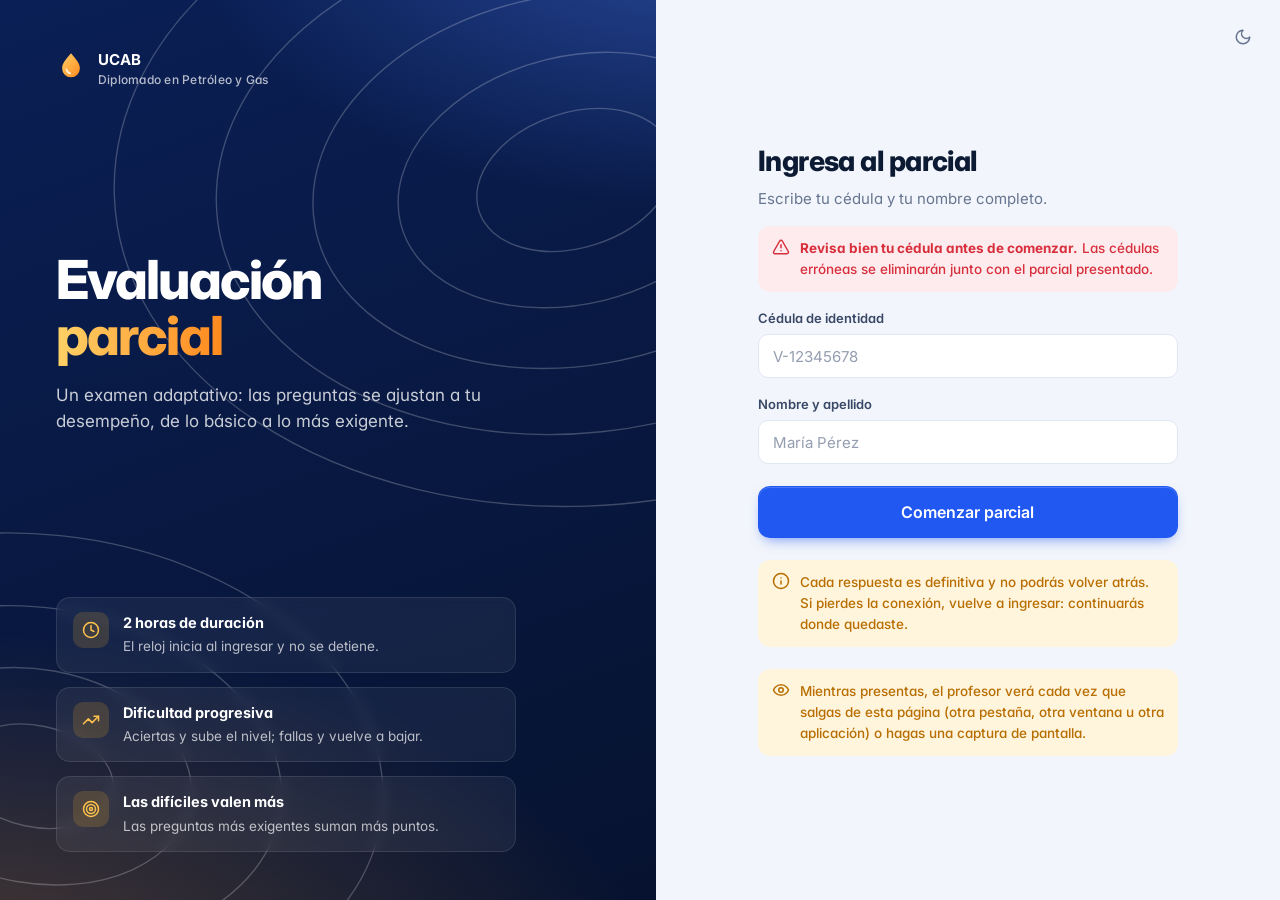
<file: index.html>
<!doctype html>
<html lang="es">
<head>
<meta charset="utf-8">
<meta name="viewport" content="width=device-width, initial-scale=1">
<title>Parcial Petróleo y Gas</title>
<meta name="robots" content="noindex">
<link rel="icon" href="data:image/svg+xml,%3Csvg xmlns='http://www.w3.org/2000/svg' viewBox='0 0 32 32'%3E%3Cpath d='M16 2.5c5.6 6.6 9.5 11.1 9.5 16A9.5 9.5 0 0 1 6.5 18.5c0-4.9 3.9-9.4 9.5-16Z' fill='%23ff9a2e'/%3E%3C/svg%3E">
<link rel="preconnect" href="https://fonts.googleapis.com">
<link rel="preconnect" href="https://fonts.gstatic.com" crossorigin>
<link rel="stylesheet" href="https://fonts.googleapis.com/css2?family=Inter:wght@400;500;600;700;800&display=swap">
<link rel="stylesheet" href="assets/theme.css">
<link rel="stylesheet" href="assets/student.css">
</head>
<body>

<!-- ═════════ Ingreso ═════════ -->
<section id="login" class="auth">
  <aside class="hero">
    <svg class="topo" viewBox="0 0 800 800" preserveAspectRatio="xMidYMid slice" aria-hidden="true">
      <g fill="none" stroke="#fff" stroke-width="1.2">
        <ellipse cx="620" cy="160" rx="90" ry="60" transform="rotate(-18 620 160)"/>
        <ellipse cx="620" cy="160" rx="160" ry="110" transform="rotate(-14 620 160)"/>
        <ellipse cx="620" cy="160" rx="235" ry="165" transform="rotate(-10 620 160)"/>
        <ellipse cx="620" cy="160" rx="320" ry="225" transform="rotate(-6 620 160)"/>
        <ellipse cx="620" cy="160" rx="410" ry="290" transform="rotate(-2 620 160)"/>
        <ellipse cx="140" cy="690" rx="70" ry="45" transform="rotate(12 140 690)"/>
        <ellipse cx="140" cy="690" rx="140" ry="95" transform="rotate(10 140 690)"/>
        <ellipse cx="140" cy="690" rx="220" ry="150" transform="rotate(8 140 690)"/>
        <ellipse cx="140" cy="690" rx="310" ry="215" transform="rotate(6 140 690)"/>
      </g>
    </svg>
    <div class="brand"><span data-logo></span><div>UCAB<small>Diplomado en Petróleo y Gas</small></div></div>
    <div>
      <h1>Evaluación <em>parcial</em></h1>
      <p class="lead">Un examen adaptativo: las preguntas se ajustan a tu desempeño, de lo básico a lo más exigente.</p>
    </div>
    <div class="feats">
      <div class="feat"><div class="ic" data-ic="clock"></div><div><b id="f-dur">2 horas de duración</b><span>El reloj inicia al ingresar y no se detiene.</span></div></div>
      <div class="feat"><div class="ic" data-ic="trend"></div><div><b>Dificultad progresiva</b><span>Aciertas y sube el nivel; fallas y vuelve a bajar.</span></div></div>
      <div class="feat"><div class="ic" data-ic="target"></div><div><b>Las difíciles valen más</b><span>Las preguntas más exigentes suman más puntos.</span></div></div>
    </div>
  </aside>

  <div class="auth-side">
    <button class="theme-btn" data-theme-btn aria-label="Cambiar tema"></button>
    <div class="auth-card">
      <h2>Ingresa al parcial</h2>
      <p class="sub">Escribe tu cédula y tu nombre completo.</p>
      <div class="note bad" role="note"><span data-ic="alert"></span><div><b>Revisa bien tu cédula antes de comenzar.</b> Las cédulas erróneas se eliminarán junto con el parcial presentado.</div></div>
      <form id="f-login" autocomplete="off" novalidate>
        <label class="field"><span>Cédula de identidad</span>
          <input class="input" id="ced" type="text" inputmode="numeric" required placeholder="V-12345678"></label>
        <label class="field"><span>Nombre y apellido</span>
          <input class="input" id="nom" type="text" required maxlength="80" autocomplete="name" autocapitalize="words" placeholder="María Pérez"></label>
        <button id="b-login" class="btn lg" type="submit" style="width:100%;margin-top:22px">Comenzar parcial</button>
        <div id="login-msg" class="msg err hide" role="alert"></div>
      </form>
      <div class="note"><span data-ic="info"></span><div>Cada respuesta es definitiva y no podrás volver atrás. Si pierdes la conexión, vuelve a ingresar: continuarás donde quedaste.</div></div>
      <div class="note"><span data-ic="eye"></span><div>Mientras presentas, el profesor verá cada vez que salgas de esta página (otra pestaña, otra ventana u otra aplicación) o hagas una captura de pantalla.</div></div>
    </div>
  </div>
</section>

<!-- ═════════ Examen ═════════ -->
<section id="exam" class="hide">
  <header class="examtop">
    <div class="in">
      <div class="brand" style="font-size:14px"><span data-logo></span><div>Parcial<small>Petróleo y Gas · UCAB</small></div></div>
      <div class="who"><b id="nombre"></b><span class="muted" id="prog-txt"></span></div>
      <div id="timer" class="timer" role="timer" aria-label="Tiempo restante"><span data-ic="clock"></span><span id="timer-txt">--:--:--</span></div>
    </div>
    <div class="progress" aria-hidden="true"><i id="bar"></i></div>
  </header>

  <main class="qwrap">
    <div id="qbox">
      <div class="qmeta">
        <span class="qnum" id="qnum">Pregunta 1 de 50</span>
        <span class="chip" id="tema"></span>
      </div>
      <h2 class="qtext" id="enun"></h2>
      <div class="opts" id="opts" role="radiogroup" aria-labelledby="enun"></div>
      <div id="exam-msg" class="msg err hide" role="alert"></div>
    </div>
  </main>

  <div class="actionbar">
    <div class="in">
      <span class="hint">Atajos: <kbd>A</kbd>–<kbd>D</kbd> para elegir · <kbd>Enter</kbd> para confirmar</span>
      <button id="b-resp" class="btn lg" disabled>Confirmar respuesta</button>
    </div>
  </div>
</section>

<!-- ═════════ Resultado ═════════ -->
<section id="fin" class="finwrap hide">
  <div class="card fincard">
    <div class="brand" style="justify-content:center"><span data-logo></span></div>
    <div class="done-ic" data-ic="check"></div>
    <h2 style="font-size:24px" id="fin-tit">Parcial entregado</h2>
    <p class="muted" id="fin-sub" style="margin-top:6px"></p>
    <div class="finpts hide" id="fin-pts"><span>Tu puntaje</span><b id="fs-pts">0</b><small>puntos</small></div>
    <div class="finstats">
      <div><b id="fs-resp">0</b><span>preguntas respondidas</span></div>
      <div><b id="fs-hora">—</b><span>hora de entrega</span></div>
    </div>
    <div class="note-fin">Tus respuestas quedaron registradas. La calificación la publicará el profesor.</div>
    <p class="muted" style="font-size:13px;margin-top:18px">Ya puedes cerrar esta página.</p>
  </div>
</section>

<script src="assets/config.js"></script>
<script src="assets/api.js"></script>
<script>
const $ = (id) => document.getElementById(id);
const KEY = "parcial_token";
let token = null, deadline = 0, qActual = null, tick = null, enviando = false, cerrando = false, avisos = {};

document.querySelectorAll("[data-ic]").forEach((el) => { el.innerHTML = icon(el.dataset.ic); });

function show(sec) {
  ["login", "exam", "fin"].forEach((s) => $(s).classList.toggle("hide", s !== sec));
}
function setMsg(el, txt) {
  el.innerHTML = txt ? icon("alert") + `<span>${esc(txt)}</span>` : "";
  el.classList.toggle("hide", !txt);
}
function fmt(s) {
  const h = Math.floor(s / 3600), m = Math.floor((s % 3600) / 60), x = s % 60;
  return [h, m, x].map((n) => String(n).padStart(2, "0")).join(":");
}

function actualizarReloj() {
  const resta = Math.max(0, Math.round((deadline - Date.now()) / 1000));
  $("timer-txt").textContent = fmt(resta);
  $("timer").classList.toggle("warn", resta <= 600 && resta > 120);
  $("timer").classList.toggle("bad", resta <= 120);
  if (resta <= 600 && resta > 590 && !avisos.diez) { avisos.diez = 1; toast("Quedan 10 minutos.", "warn"); }
  if (resta <= 120 && resta > 110 && !avisos.dos) { avisos.dos = 1; toast("Quedan 2 minutos. Al terminar el tiempo el parcial se entrega solo.", "err", 7000); }
  if (resta === 0 && !cerrando) {
    cerrando = true;
    // el servidor es la autoridad: al consultar el estado cierra el examen si ya venció
    rpc("parcial_estado", { p_token: token }).then(render).catch(() => { cerrando = false; });
  }
}
function iniciarReloj(segundos) {
  deadline = Date.now() + segundos * 1000;
  clearInterval(tick);
  actualizarReloj();
  tick = setInterval(actualizarReloj, 1000);
}

function render(r) {
  cerrando = false;
  if (r.nombre) store.set("parcial_nombre", r.nombre);
  $("nombre").textContent = r.nombre || store.get("parcial_nombre") || "";
  if (r.estado === "finalizado") return mostrarFin(r);
  show("exam");
  iniciarReloj(r.restante_seg);
  qActual = r.pregunta;
  $("qnum").textContent = `Pregunta ${r.respondidas + 1} de ${r.total}`;
  $("prog-txt").textContent = `${r.respondidas} de ${r.total} respondidas`;
  $("bar").style.width = (r.respondidas / r.total) * 100 + "%";
  $("tema").textContent = qActual.tema || "General";
  $("enun").textContent = qActual.enunciado;
  const cont = $("opts");
  cont.innerHTML = qActual.opciones.map((txt, i) => `
    <label class="opt"><input type="radio" name="op" value="${i}"><span class="k">${"ABCDE"[i]}</span><span>${esc(txt)}</span></label>`).join("");
  cont.querySelectorAll("input").forEach((inp) => inp.addEventListener("change", seleccion));
  $("b-resp").disabled = true;
  setMsg($("exam-msg"), "");
  const box = $("qbox"); box.classList.remove("fade-in"); void box.offsetWidth; box.classList.add("fade-in");
  window.scrollTo(0, 0);
}
function seleccion() {
  document.querySelectorAll(".opt").forEach((o) => o.classList.toggle("sel", o.querySelector("input").checked));
  $("b-resp").disabled = false;
}

function mostrarFin(r) {
  clearInterval(tick);
  store.del(KEY); // equipo compartido: no dejar la sesión guardada
  const res = r.resultado || {};
  const motivos = {
    completado: "Respondiste todas las preguntas.",
    entregado: "Entregaste el parcial.",
    entregado_por_profesor: "El profesor cerró tu parcial.",
    tiempo_agotado: "Se agotó el tiempo; las preguntas sin responder cuentan como 0.",
  };
  // Se muestran los puntos obtenidos; la nota y el máximo no (el servidor no los envía).
  $("fin-sub").textContent = motivos[res.motivo] || "";
  $("fin-pts").classList.toggle("hide", res.puntos == null);
  $("fs-pts").textContent = res.puntos == null ? "" : String(Number(res.puntos));
  $("fs-resp").textContent = `${r.respondidas} / ${r.total}`;
  $("fs-hora").textContent = res.finalizado_en
    ? new Date(res.finalizado_en).toLocaleTimeString("es-VE", { hour: "2-digit", minute: "2-digit" }) : "—";
  show("fin");
}

$("f-login").addEventListener("submit", async (e) => {
  e.preventDefault();
  setMsg($("login-msg"), "");
  if (!$("ced").value.trim() || $("nom").value.trim().length < 3) return setMsg($("login-msg"), "Escribe tu cédula y tu nombre y apellido.");
  const b = $("b-login");
  b.disabled = true; b.innerHTML = `<span class="spinner"></span> Verificando…`;
  try {
    const r = await rpc("parcial_ingresar", { p_cedula: $("ced").value, p_nombre: $("nom").value });
    if (r.error) throw new Error(r.error);
    token = r.token;
    store.set(KEY, token);
    render(r);
    if (enExamen()) evento("volvio"); // cierra una salida previa (cerró la página y volvió a ingresar)
  } catch (err) {
    setMsg($("login-msg"), err.message);
  } finally {
    b.disabled = false; b.textContent = "Comenzar parcial";
  }
});

async function responder() {
  if (enviando) return;
  const sel = document.querySelector('input[name="op"]:checked');
  if (!sel) return;
  enviando = true;
  const b = $("b-resp");
  b.disabled = true; b.innerHTML = `<span class="spinner"></span> Enviando…`;
  try {
    render(await rpc("parcial_responder", { p_token: token, p_pregunta_id: qActual.id, p_opcion: Number(sel.value) }));
  } catch (err) {
    setMsg($("exam-msg"), err.message);
    b.disabled = false;
  } finally {
    enviando = false;
    b.textContent = "Confirmar respuesta";
  }
}
$("b-resp").addEventListener("click", responder);

// Atajos de teclado durante el examen
document.addEventListener("keydown", (e) => {
  if ($("exam").classList.contains("hide") || e.ctrlKey || e.metaKey || e.altKey) return;
  const i = "ABCDE".indexOf(e.key.toUpperCase());
  const inputs = document.querySelectorAll('input[name="op"]');
  if (i >= 0 && inputs[i]) { inputs[i].checked = true; inputs[i].focus(); seleccion(); e.preventDefault(); }
  else if (e.key === "Enter" && !$("b-resp").disabled) { e.preventDefault(); responder(); }
});

window.addEventListener("beforeunload", (e) => {
  if (!$("exam").classList.contains("hide")) { e.preventDefault(); e.returnValue = ""; }
});

// ── Control de salidas: avisa al profesor si deja la página del parcial ──
// Cambiar de pestaña o minimizar se registra al instante; pasar a otra ventana
// (la página sigue visible pero sin foco) solo si dura más de 2 s, para no
// contar avisos del sistema u otros instantes sin importancia.
let fuera = false, tSalida = null;
const enExamen = () => token && !$("exam").classList.contains("hide");
function evento(tipo, motivo) {
  const { SUPABASE_URL, SUPABASE_KEY } = window.PARCIAL_CONFIG;
  // keepalive: el aviso sale aunque la pestaña se esté ocultando o cerrando
  fetch(`${SUPABASE_URL}/rest/v1/rpc/parcial_evento`, {
    method: "POST", keepalive: true,
    headers: { apikey: SUPABASE_KEY, "Content-Type": "application/json" },
    body: JSON.stringify({ p_token: token, p_tipo: tipo, p_motivo: motivo || null }),
  }).catch(() => {});
}
function salir(motivo) {
  if (!enExamen() || fuera) return;
  fuera = true; evento("salio", motivo);
}
function volver() {
  clearTimeout(tSalida);
  if (!fuera || document.hidden || !document.hasFocus()) return;
  fuera = false; evento("volvio");
  toast("Saliste de la página del parcial. Quedó registrado para el profesor.", "warn", 6000);
}
document.addEventListener("visibilitychange", () => { if (document.hidden) { clearTimeout(tSalida); salir("pestana"); } else volver(); });
// Una pérdida de foco de menos de 2 s, sin ocultar la página, se registra aparte
// como posible captura: es lo que ocurre al abrir Recortes (Win + Shift + S).
// No se avisa al estudiante porque también puede ser un Alt+Tab o una ventana emergente.
let perdioFoco = 0;
window.addEventListener("blur", () => {
  clearTimeout(tSalida);
  perdioFoco = enExamen() ? Date.now() : 0;
  if (enExamen()) tSalida = setTimeout(() => { if (!document.hasFocus()) salir("ventana"); }, 2000);
});
window.addEventListener("focus", () => {
  const ms = perdioFoco ? Date.now() - perdioFoco : 0;
  perdioFoco = 0;
  if (enExamen() && !fuera && !document.hidden && ms >= 150 && ms < 2000) evento("foco");
  volver();
});
window.addEventListener("pagehide", () => salir("cerro"));
// Copiar, cortar, arrastrar texto y el clic derecho quedan bloqueados durante el
// examen. El intento de copiar se sigue registrando para el profesor.
let avisoCopia = 0;
function bloquear(e, registrar) {
  if (!enExamen()) return;
  e.preventDefault();
  if (registrar) evento("copio");
  if (Date.now() - avisoCopia > 4000) { avisoCopia = Date.now(); toast("Copiar está deshabilitado durante el parcial.", "warn"); }
}
document.addEventListener("copy", (e) => bloquear(e, true));
document.addEventListener("cut", (e) => bloquear(e, true));
document.addEventListener("contextmenu", (e) => bloquear(e, false));
document.addEventListener("dragstart", (e) => bloquear(e, false));

// Tecla Impr Pant (Windows): se registra y se vacía el portapapeles para que la
// captura no se pueda pegar. Windows suele entregar solo keyup; algunos
// navegadores también keydown, por eso se ignora un segundo aviso inmediato.
let ultCaptura = 0;
function captura(e) {
  if (!enExamen() || (e.key !== "PrintScreen" && e.code !== "PrintScreen")) return;
  if (Date.now() - ultCaptura < 1000) return;
  ultCaptura = Date.now();
  evento("captura");
  if (navigator.clipboard) navigator.clipboard.writeText("").catch(() => {});
  toast("Las capturas de pantalla no están permitidas. Quedó registrado para el profesor.", "err", 6000);
}
document.addEventListener("keyup", captura);
document.addEventListener("keydown", captura);

// Retomar sesión tras recargar la página
(async function () {
  const guardado = store.get(KEY);
  if (!guardado) return;
  try {
    token = guardado;
    render(await rpc("parcial_estado", { p_token: token }));
    if (enExamen()) evento("volvio");
  } catch (e) {
    store.del(KEY); token = null; show("login");
  }
})();
</script>
</body>
</html>
</file>
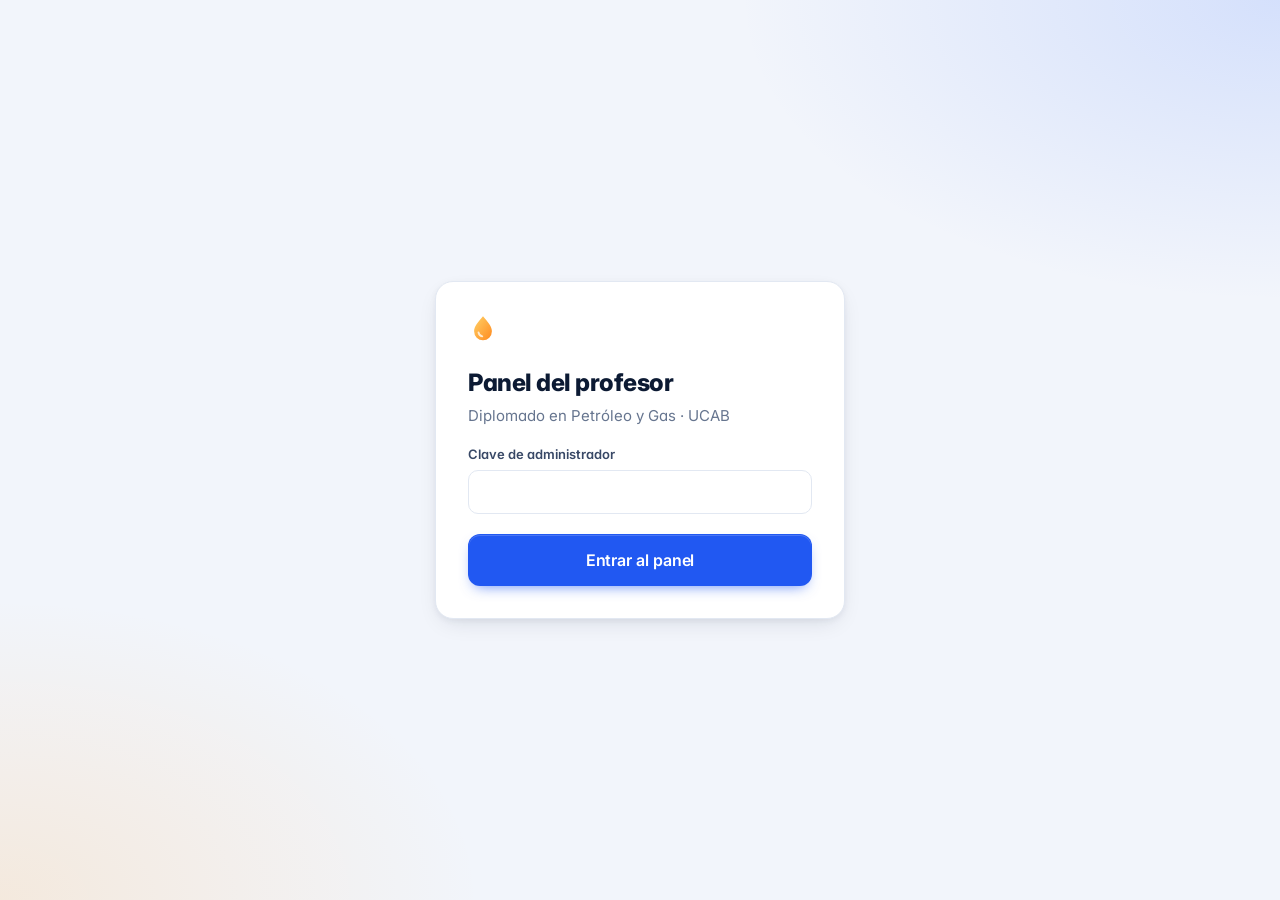
<file: admin.html>
<!doctype html>
<html lang="es">
<head>
<meta charset="utf-8">
<meta name="viewport" content="width=device-width, initial-scale=1">
<title>Panel del Profesor</title>
<meta name="robots" content="noindex">
<link rel="icon" href="data:image/svg+xml,%3Csvg xmlns='http://www.w3.org/2000/svg' viewBox='0 0 32 32'%3E%3Cpath d='M16 2.5c5.6 6.6 9.5 11.1 9.5 16A9.5 9.5 0 0 1 6.5 18.5c0-4.9 3.9-9.4 9.5-16Z' fill='%23ff9a2e'/%3E%3C/svg%3E">
<link rel="preconnect" href="https://fonts.googleapis.com">
<link rel="preconnect" href="https://fonts.gstatic.com" crossorigin>
<link rel="stylesheet" href="https://fonts.googleapis.com/css2?family=Inter:wght@400;500;600;700;800&display=swap">
<link rel="stylesheet" href="assets/theme.css">
<link rel="stylesheet" href="assets/admin.css">
</head>
<body>

<!-- Ingreso del profesor -->
<section id="login" class="adm-login">
  <div class="card">
    <span data-logo></span>
    <h2>Panel del profesor</h2>
    <p class="muted" style="margin-top:6px">Diplomado en Petróleo y Gas · UCAB</p>
    <form id="f-login">
      <label class="field"><span>Clave de administrador</span>
        <input class="input" id="clave" type="password" required autocomplete="current-password"></label>
      <button type="submit" id="b-login" class="btn lg" style="width:100%;margin-top:20px">Entrar al panel</button>
      <div id="login-msg" class="msg err hide" role="alert"></div>
    </form>
  </div>
</section>

<!-- Aplicación -->
<div id="app" class="app hide">
  <aside class="side" id="side">
    <div class="brand"><span data-logo></span><div>Parcial UCAB<small>Petróleo y Gas</small></div></div>
    <div class="nav-label">General</div>
    <nav class="nav" id="nav">
      <a href="#resumen" data-v="resumen"><span data-ic="dashboard"></span>Panel de control</a>
      <a href="#estudiantes" data-v="estudiantes"><span data-ic="users"></span>Estudiantes<span class="count hide" id="nav-curso"></span></a>
      <a href="#analisis" data-v="analisis"><span data-ic="chart"></span>Análisis de resultados</a>
      <a href="#banco" data-v="banco"><span data-ic="book"></span>Banco de preguntas</a>
      <a href="#archivo" data-v="archivo"><span data-ic="archive"></span>Parcial anterior</a>
    </nav>
    <div class="nav-label">Configuración</div>
    <nav class="nav">
      <a href="#ajustes" data-v="ajustes"><span data-ic="settings"></span>Ajustes</a>
    </nav>
    <div class="foot nav">
      <a href="index.html" target="_blank" rel="noopener"><span data-ic="eye"></span>Ver página del estudiante</a>
      <button class="theme-btn" id="b-tema"></button>
      <button class="logout" id="b-salir"><span data-ic="logout"></span>Cerrar sesión</button>
    </div>
  </aside>

  <div class="main">
    <header class="topbar">
      <button class="btn ghost icon menu-btn" id="b-menu" aria-label="Menú"><span data-ic="menu"></span></button>
      <div><h1 id="v-title"></h1><div class="sub" id="v-sub"></div></div>
      <div class="right">
        <span class="live" id="live">En vivo</span>
        <button class="btn sm entrada" id="b-entrada" title="Abrir o cerrar la entrada al parcial"></button>
        <button class="btn secondary sm" id="b-refresh"><span data-ic="refresh"></span><span>Actualizar</span></button>
      </div>
    </header>
    <div class="view" id="view"></div>
  </div>
</div>

<script src="assets/config.js"></script>
<script src="assets/api.js"></script>
<script src="assets/admin.js"></script>
</body>
</html>
</file>
<file: assets/theme.css>
/* ───────── Sistema de diseño compartido ───────── */
:root {
  --font: "Inter", system-ui, -apple-system, "Segoe UI", Roboto, sans-serif;
  --bg: #f2f5fb;
  --surface: #ffffff;
  --surface-2: #f7f9fd;
  --ink: #0c1a33;
  --ink-2: #384866;
  --muted: #66758f;
  --line: #e2e8f2;
  --line-2: #edf1f8;
  --navy: #081a45;
  --brand: #2158f2;
  --brand-600: #1a47cc;
  --brand-50: #e9efff;
  --brand-ink: #ffffff;
  --amber: #ffb224;
  --amber-50: #fff4dc;
  --ok: #0c9d61;
  --ok-50: #e2f6ec;
  --warn: #b86e00;
  --warn-50: #fff2d9;
  --bad: #d82f3d;
  --bad-50: #fdebed;
  --shadow-sm: 0 1px 2px rgba(12, 26, 51, .06), 0 1px 1px rgba(12, 26, 51, .04);
  --shadow: 0 8px 24px -8px rgba(12, 26, 51, .14), 0 2px 6px rgba(12, 26, 51, .05);
  --shadow-lg: 0 24px 60px -12px rgba(12, 26, 51, .28);
  --r-sm: 8px; --r: 12px; --r-lg: 18px;
  color-scheme: light;
}
:root[data-theme="dark"] {
  --bg: #080e1c; --surface: #111a2e; --surface-2: #16213a; --ink: #e9eefb; --ink-2: #bcc7de;
  --muted: #8b9ab6; --line: #22304d; --line-2: #1b2742; --navy: #050b1a;
  --brand: #5b8cff; --brand-600: #7da3ff; --brand-50: #172a57; --brand-ink: #06112b;
  --amber: #ffc24d; --amber-50: #3a2d0f; --ok: #3ccf8e; --ok-50: #11322a; --warn: #f2a93b;
  --warn-50: #3a2a0c; --bad: #ff6b78; --bad-50: #3b1620;
  --shadow-sm: 0 1px 2px rgba(0, 0, 0, .4); --shadow: 0 8px 24px -8px rgba(0, 0, 0, .6);
  --shadow-lg: 0 24px 60px -12px rgba(0, 0, 0, .7);
  color-scheme: dark;
}
@media (prefers-color-scheme: dark) {
  :root:not([data-theme="light"]) {
    --bg: #080e1c; --surface: #111a2e; --surface-2: #16213a; --ink: #e9eefb; --ink-2: #bcc7de;
    --muted: #8b9ab6; --line: #22304d; --line-2: #1b2742; --navy: #050b1a;
    --brand: #5b8cff; --brand-600: #7da3ff; --brand-50: #172a57; --brand-ink: #06112b;
    --amber: #ffc24d; --amber-50: #3a2d0f; --ok: #3ccf8e; --ok-50: #11322a; --warn: #f2a93b;
    --warn-50: #3a2a0c; --bad: #ff6b78; --bad-50: #3b1620;
    --shadow-sm: 0 1px 2px rgba(0, 0, 0, .4); --shadow: 0 8px 24px -8px rgba(0, 0, 0, .6);
    --shadow-lg: 0 24px 60px -12px rgba(0, 0, 0, .7);
    color-scheme: dark;
  }
}

* { box-sizing: border-box; }
html { -webkit-text-size-adjust: 100%; scroll-behavior: smooth; }
body {
  margin: 0; background: var(--bg); color: var(--ink);
  font: 15px/1.55 var(--font); font-feature-settings: "cv11", "ss01";
  -webkit-font-smoothing: antialiased;
}
h1, h2, h3, h4 { margin: 0; line-height: 1.25; letter-spacing: -.02em; }
p { margin: 0; }
a { color: var(--brand); }
code, .mono { font-family: ui-monospace, "SF Mono", Menlo, Consolas, monospace; }
.muted { color: var(--muted); }
.hide { display: none !important; }
.sr-only { position: absolute; width: 1px; height: 1px; overflow: hidden; clip: rect(0 0 0 0); white-space: nowrap; }
.num { font-variant-numeric: tabular-nums; }
svg.i { width: 18px; height: 18px; fill: none; stroke: currentColor; stroke-width: 2; stroke-linecap: round; stroke-linejoin: round; flex: none; }

:focus-visible { outline: 3px solid color-mix(in srgb, var(--brand) 55%, transparent); outline-offset: 2px; border-radius: 6px; }

/* Botones */
.btn {
  display: inline-flex; align-items: center; justify-content: center; gap: 8px;
  font: 600 14px/1 var(--font); letter-spacing: -.005em;
  padding: 0 16px; height: 42px; border-radius: 10px; cursor: pointer; text-decoration: none;
  border: 1px solid transparent; background: var(--brand); color: var(--brand-ink);
  transition: background .15s, transform .08s, box-shadow .15s, border-color .15s;
  box-shadow: 0 1px 0 rgba(255, 255, 255, .18) inset, 0 6px 14px -6px color-mix(in srgb, var(--brand) 70%, transparent);
  white-space: nowrap;
}
.btn:hover { background: var(--brand-600); }
.btn:active { transform: translateY(1px); }
.btn:disabled { opacity: .45; cursor: not-allowed; box-shadow: none; transform: none; }
.btn.secondary { background: var(--surface); color: var(--ink); border-color: var(--line); box-shadow: var(--shadow-sm); }
.btn.secondary:hover { background: var(--surface-2); border-color: color-mix(in srgb, var(--ink) 20%, var(--line)); }
.btn.ghost { background: transparent; color: var(--ink-2); box-shadow: none; }
.btn.ghost:hover { background: var(--line-2); }
.btn.danger { background: var(--bad-50); color: var(--bad); box-shadow: none; border-color: transparent; }
.btn.danger:hover { background: color-mix(in srgb, var(--bad) 18%, var(--surface)); }
.btn.sm { height: 34px; padding: 0 12px; font-size: 13px; border-radius: 8px; }
.btn.icon { width: 38px; height: 38px; padding: 0; }
.btn.sm.icon { width: 32px; height: 32px; }
.btn.lg { height: 52px; font-size: 16px; padding: 0 26px; border-radius: 12px; }

/* Formularios */
.field { display: block; margin-top: 16px; }
.field > span { display: block; font-size: 13px; font-weight: 600; color: var(--ink-2); margin-bottom: 6px; }
.input, .select, .textarea {
  width: 100%; height: 44px; padding: 0 14px; font: 500 15px var(--font); color: var(--ink);
  background: var(--surface); border: 1px solid var(--line); border-radius: 10px;
  transition: border-color .15s, box-shadow .15s;
}
.textarea { height: auto; min-height: 150px; padding: 12px 14px; font: 500 13px/1.6 ui-monospace, Menlo, Consolas, monospace; resize: vertical; }
.input::placeholder, .textarea::placeholder { color: color-mix(in srgb, var(--muted) 70%, transparent); font-weight: 400; }
.input:hover, .select:hover, .textarea:hover { border-color: color-mix(in srgb, var(--ink) 22%, var(--line)); }
.input:focus, .select:focus, .textarea:focus {
  outline: none; border-color: var(--brand);
  box-shadow: 0 0 0 4px color-mix(in srgb, var(--brand) 20%, transparent);
}
.input.sm, .select.sm { height: 36px; font-size: 14px; border-radius: 8px; }

/* Superficies */
.card { background: var(--surface); border: 1px solid var(--line); border-radius: var(--r-lg); box-shadow: var(--shadow-sm); }

/* Etiquetas de estado */
.pill {
  display: inline-flex; align-items: center; gap: 6px; font-size: 12px; font-weight: 600;
  padding: 3px 10px 3px 8px; border-radius: 99px; background: var(--line-2); color: var(--ink-2); white-space: nowrap;
}
.pill::before { content: ""; width: 6px; height: 6px; border-radius: 50%; background: currentColor; opacity: .85; }
.pill.ok, .pill.finalizado { background: var(--ok-50); color: var(--ok); }
.pill.warn, .pill.en_curso { background: var(--warn-50); color: var(--warn); }
.pill.bad { background: var(--bad-50); color: var(--bad); }
.pill.info { background: var(--brand-50); color: var(--brand); }
.pill.sin_iniciar { background: var(--line-2); color: var(--muted); }
.pill.en_curso::before { animation: blink 1.4s infinite; }
@keyframes blink { 50% { opacity: .25; } }

/* Mensajes y avisos */
.msg { display: flex; gap: 10px; align-items: flex-start; padding: 12px 14px; border-radius: 10px; font-size: 14px; font-weight: 500; margin-top: 14px; }
.msg.err { background: var(--bad-50); color: var(--bad); }
.msg.ok { background: var(--ok-50); color: var(--ok); }
.msg.info { background: var(--brand-50); color: var(--brand); }

.toasts { position: fixed; z-index: 100; right: 16px; bottom: 16px; display: grid; gap: 10px; max-width: min(380px, calc(100vw - 32px)); }
.toast {
  display: flex; gap: 10px; align-items: flex-start; padding: 12px 14px; border-radius: 12px;
  background: var(--navy); color: #fff; box-shadow: var(--shadow-lg); font-size: 14px; font-weight: 500;
  animation: rise .25s ease both;
}
.toast.ok { background: #0b6b45; } .toast.err { background: #a8222e; } .toast.warn { background: #9a5b00; }
@keyframes rise { from { transform: translateY(10px); opacity: 0; } }

.spinner {
  width: 18px; height: 18px; border-radius: 50%; border: 2.5px solid currentColor; border-right-color: transparent;
  animation: spin .7s linear infinite; display: inline-block;
}
@keyframes spin { to { transform: rotate(360deg); } }

.theme-btn { background: transparent; border: 0; color: inherit; cursor: pointer; width: 38px; height: 38px; border-radius: 10px; display: grid; place-items: center; }
.theme-btn:hover { background: rgba(127, 140, 170, .18); }

@media (prefers-reduced-motion: reduce) {
  *, *::before, *::after { animation-duration: .01ms !important; transition-duration: .01ms !important; scroll-behavior: auto !important; }
}
</file>
<file: assets/student.css>
/* ───────── Página del estudiante ───────── */

/* Ingreso */
.auth { min-height: 100vh; display: grid; grid-template-columns: 1.05fr 1fr; }
.hero {
  position: relative; overflow: hidden; color: #fff; padding: 48px 56px;
  display: flex; flex-direction: column; justify-content: space-between; gap: 40px;
  background:
    radial-gradient(1200px 600px at -10% 110%, rgba(255, 160, 40, .28), transparent 60%),
    radial-gradient(900px 500px at 110% -10%, rgba(80, 130, 255, .45), transparent 60%),
    linear-gradient(160deg, #0a1f55 0%, #06122f 100%);
}
.hero .topo { position: absolute; inset: 0; width: 100%; height: 100%; opacity: .22; pointer-events: none; }
.hero > * { position: relative; }
.brand { display: flex; align-items: center; gap: 12px; font-weight: 700; letter-spacing: -.01em; }
.brand small { display: block; font-weight: 500; opacity: .7; font-size: 12px; letter-spacing: .02em; }
.hero h1 { font-size: clamp(34px, 4.2vw, 54px); font-weight: 800; letter-spacing: -.035em; line-height: 1.04; max-width: 12ch; }
.hero h1 em { font-style: normal; background: linear-gradient(90deg, #ffd166, #ff8a1f); -webkit-background-clip: text; background-clip: text; color: transparent; }
.hero .lead { margin-top: 18px; font-size: 17px; color: rgba(255, 255, 255, .78); max-width: 44ch; }
.feats { display: grid; gap: 14px; max-width: 460px; }
.feat { display: flex; gap: 14px; align-items: flex-start; padding: 14px 16px; border-radius: 14px; background: rgba(255, 255, 255, .06); border: 1px solid rgba(255, 255, 255, .1); backdrop-filter: blur(6px); }
.feat .ic { width: 36px; height: 36px; border-radius: 10px; display: grid; place-items: center; background: rgba(255, 178, 36, .16); color: #ffc24d; flex: none; }
.feat b { display: block; font-size: 14.5px; }
.feat span { font-size: 13.5px; color: rgba(255, 255, 255, .7); }

.auth-side { display: grid; place-items: center; padding: 40px 24px; position: relative; }
.auth-side .theme-btn { position: absolute; top: 18px; right: 18px; color: var(--muted); }
.auth-card { width: 100%; max-width: 420px; }
.auth-card h2 { font-size: 28px; font-weight: 800; }
.auth-card .sub { color: var(--muted); margin-top: 8px; }
.auth-card .note.bad { margin: 16px 0 4px; background: var(--bad-50); color: var(--bad); }
.auth-card .note { display: flex; gap: 10px; margin-top: 22px; padding: 12px 14px; border-radius: 12px; background: var(--amber-50); color: var(--warn); font-size: 13.5px; font-weight: 500; }

/* Examen */
.examtop {
  position: sticky; top: 0; z-index: 10; background: color-mix(in srgb, var(--surface) 88%, transparent);
  backdrop-filter: saturate(1.4) blur(12px); border-bottom: 1px solid var(--line);
}
.examtop .in { max-width: 980px; margin: 0 auto; padding: 12px 20px; display: flex; align-items: center; gap: 14px; }
.examtop .who { margin-left: auto; text-align: right; font-size: 13px; line-height: 1.3; }
.examtop .who b { display: block; font-size: 14px; }
.timer {
  display: inline-flex; align-items: center; gap: 8px; height: 40px; padding: 0 14px; border-radius: 12px;
  font: 700 17px var(--font); font-variant-numeric: tabular-nums; background: var(--brand-50); color: var(--brand);
  transition: background .3s, color .3s;
}
.timer.warn { background: var(--warn-50); color: var(--warn); }
.timer.bad { background: var(--bad); color: #fff; animation: pulse 1s infinite; }
@keyframes pulse { 50% { box-shadow: 0 0 0 6px color-mix(in srgb, var(--bad) 25%, transparent); } }
.progress { height: 4px; background: var(--line-2); }
.progress > i { display: block; height: 100%; width: 0; background: linear-gradient(90deg, var(--brand), #7aa2ff); transition: width .5s cubic-bezier(.2, .8, .2, 1); }

.qwrap { max-width: 780px; margin: 0 auto; padding: 32px 20px 140px; }
/* El texto del examen no se puede seleccionar (ver bloqueo de copia en index.html) */
#exam { -webkit-user-select: none; user-select: none; -webkit-touch-callout: none; }
.qmeta { display: flex; align-items: center; gap: 10px; flex-wrap: wrap; }
.qnum { font-size: 13px; font-weight: 700; color: var(--muted); text-transform: uppercase; letter-spacing: .08em; }
.chip { font-size: 12.5px; font-weight: 600; padding: 4px 10px; border-radius: 99px; background: var(--line-2); color: var(--ink-2); }
.qtext { margin: 22px 0 26px; font-size: clamp(19px, 2.3vw, 24px); font-weight: 650; letter-spacing: -.015em; line-height: 1.4; white-space: pre-line; }
.opts { display: grid; gap: 12px; }
.opt {
  display: flex; align-items: center; gap: 14px; padding: 16px 18px; cursor: pointer;
  background: var(--surface); border: 1.5px solid var(--line); border-radius: 14px; box-shadow: var(--shadow-sm);
  transition: border-color .15s, background .15s, transform .1s, box-shadow .15s; font-size: 15.5px; font-weight: 500;
}
.opt:hover { border-color: color-mix(in srgb, var(--brand) 55%, var(--line)); transform: translateY(-1px); box-shadow: var(--shadow); }
.opt input { position: absolute; opacity: 0; pointer-events: none; }
.opt .k {
  width: 34px; height: 34px; border-radius: 10px; flex: none; display: grid; place-items: center;
  font-weight: 800; font-size: 14px; background: var(--surface-2); border: 1px solid var(--line); color: var(--ink-2);
  transition: all .15s;
}
.opt.sel { border-color: var(--brand); background: color-mix(in srgb, var(--brand) 7%, var(--surface)); box-shadow: 0 0 0 4px color-mix(in srgb, var(--brand) 14%, transparent); }
.opt.sel .k { background: var(--brand); border-color: var(--brand); color: var(--brand-ink); }
.opt:focus-within { outline: 3px solid color-mix(in srgb, var(--brand) 45%, transparent); outline-offset: 2px; }
.fade-in { animation: fadein .35s ease both; }
@keyframes fadein { from { opacity: 0; transform: translateY(8px); } }

.actionbar {
  position: fixed; left: 0; right: 0; bottom: 0; z-index: 10;
  background: color-mix(in srgb, var(--surface) 92%, transparent); backdrop-filter: blur(12px);
  border-top: 1px solid var(--line);
}
.actionbar .in { max-width: 780px; margin: 0 auto; padding: 14px 20px; display: flex; align-items: center; gap: 14px; }
.actionbar .hint { font-size: 13px; color: var(--muted); }
.actionbar .btn { margin-left: auto; min-width: 210px; }
kbd { font: 600 11.5px ui-monospace, Menlo, monospace; padding: 2px 6px; border-radius: 5px; border: 1px solid var(--line); border-bottom-width: 2px; background: var(--surface); color: var(--ink-2); }

/* Resultado */
.finwrap { min-height: 100vh; display: grid; place-items: center; padding: 32px 20px; }
.fincard { width: 100%; max-width: 520px; padding: 40px 32px; text-align: center; box-shadow: var(--shadow); }
.done-ic {
  width: 76px; height: 76px; margin: 22px auto 18px; border-radius: 50%; display: grid; place-items: center;
  background: var(--ok-50); color: var(--ok); box-shadow: 0 0 0 10px color-mix(in srgb, var(--ok) 8%, transparent);
  animation: popin .45s cubic-bezier(.2, .8, .2, 1.3) both;
}
.done-ic svg.i { width: 38px; height: 38px; stroke-width: 2.6; }
@keyframes popin { from { transform: scale(.6); opacity: 0; } }
.note-fin { margin-top: 18px; padding: 12px 14px; border-radius: 12px; background: var(--brand-50); color: var(--brand); font-size: 14px; font-weight: 500; }
.finpts { margin-top: 22px; padding: 20px 16px; border-radius: 14px; background: var(--brand-50); color: var(--brand); display: grid; justify-items: center; gap: 2px; }
.finpts span { font-size: 13px; font-weight: 600; letter-spacing: .06em; text-transform: uppercase; }
.finpts b { font-size: 44px; line-height: 1.1; font-weight: 800; font-variant-numeric: tabular-nums; }
.finpts small { font-size: 14px; font-weight: 600; }
.finstats { display: grid; grid-template-columns: 1fr 1fr; gap: 12px; margin-top: 22px; }
.finstats div { padding: 14px; border-radius: 12px; background: var(--surface-2); border: 1px solid var(--line); }
.finstats b { display: block; font-size: 22px; font-variant-numeric: tabular-nums; }
.finstats span { font-size: 12.5px; color: var(--muted); }

@media (max-width: 960px) {
  .auth { grid-template-columns: 1fr; }
  .hero { padding: 28px 22px 30px; gap: 22px; }
  .hero h1 { font-size: 32px; }
  .hero .lead { font-size: 15px; margin-top: 10px; }
  .feats { grid-template-columns: 1fr; gap: 8px; }
  .feat { padding: 10px 12px; }
  .feat span { display: none; }
  .auth-side { padding: 28px 16px 40px; place-items: start center; }
}
@media (max-width: 560px) {
  .examtop .in { padding: 10px 16px; gap: 10px; }
  .examtop .who { display: none; }
  .timer { margin-left: auto; }
  .qwrap { padding: 22px 16px 130px; }
  .actionbar .in { padding: 12px 16px; }
  .actionbar .hint { display: none; }
  .actionbar .btn { width: 100%; min-width: 0; }
  .opt { padding: 14px; }
  .fincard { padding: 30px 20px; }
}
</file>
<file: assets/admin.css>
/* ───────── Dashboard del profesor ───────── */
.app { display: grid; grid-template-columns: 252px minmax(0, 1fr); min-height: 100vh; }

/* Barra lateral */
.side {
  position: sticky; top: 0; height: 100vh; display: flex; flex-direction: column; gap: 6px;
  padding: 20px 14px; color: #c9d5f2;
  background: linear-gradient(180deg, #0a1f55 0%, #061334 100%);
}
.side .brand { display: flex; gap: 12px; align-items: center; padding: 4px 8px 20px; color: #fff; font-weight: 700; }
.side .brand small { display: block; font-weight: 500; font-size: 11.5px; opacity: .65; }
.nav-label { font-size: 11px; font-weight: 700; letter-spacing: .1em; text-transform: uppercase; opacity: .45; padding: 14px 12px 6px; }
.nav a {
  display: flex; align-items: center; gap: 12px; padding: 10px 12px; border-radius: 10px;
  color: inherit; text-decoration: none; font-weight: 550; font-size: 14px; transition: background .15s, color .15s;
}
.nav a:hover { background: rgba(255, 255, 255, .07); color: #fff; }
.nav a.on { background: rgba(255, 255, 255, .12); color: #fff; box-shadow: inset 3px 0 0 #ffb224; }
.nav a .count { margin-left: auto; font-size: 11.5px; font-weight: 700; padding: 1px 8px; border-radius: 99px; background: rgba(255, 178, 36, .18); color: #ffc24d; }
.side .foot { margin-top: auto; display: grid; gap: 4px; }
.side .foot a, .side .foot button { color: inherit; }
.side .theme-btn, .side .logout {
  display: flex; align-items: center; gap: 12px; width: 100%; height: auto; padding: 10px 12px; border-radius: 10px;
  background: transparent; border: 0; cursor: pointer; font: 550 14px var(--font); text-align: left; color: inherit;
}
.side .theme-btn:hover, .side .logout:hover { background: rgba(255, 255, 255, .07); color: #fff; }

/* Contenido */
.main { min-width: 0; }
.topbar {
  position: sticky; top: 0; z-index: 20; display: flex; align-items: center; gap: 14px;
  padding: 16px 32px; background: color-mix(in srgb, var(--bg) 85%, transparent); backdrop-filter: blur(12px);
  border-bottom: 1px solid var(--line);
}
.topbar h1 { font-size: 22px; font-weight: 800; }
.topbar .sub { font-size: 13px; color: var(--muted); margin-top: 2px; }
.topbar .right { margin-left: auto; display: flex; align-items: center; gap: 10px; }
.entrada { border: 1px solid transparent; }
.entrada.abierta { background: var(--ok-50); color: var(--ok); border-color: color-mix(in srgb, var(--ok) 35%, transparent); }
.entrada.cerrada { background: var(--bad-50); color: var(--bad); border-color: color-mix(in srgb, var(--bad) 35%, transparent); }
.entrada:hover { filter: brightness(.97); }
.live { display: inline-flex; align-items: center; gap: 8px; font-size: 12.5px; color: var(--muted); font-weight: 500; }
.live::before { content: ""; width: 8px; height: 8px; border-radius: 50%; background: var(--ok); box-shadow: 0 0 0 4px color-mix(in srgb, var(--ok) 22%, transparent); animation: blink 2s infinite; }
.menu-btn { display: none; }
.view { padding: 28px 32px 60px; display: grid; gap: 20px; }

/* KPIs */
.kpis { display: grid; grid-template-columns: repeat(auto-fit, minmax(170px, 1fr)); gap: 16px; }
.kpi { padding: 18px 18px 16px; position: relative; overflow: hidden; }
.kpi .lab { display: flex; align-items: center; gap: 8px; font-size: 13px; color: var(--muted); font-weight: 600; }
.kpi .lab .ic { width: 30px; height: 30px; border-radius: 9px; display: grid; place-items: center; background: var(--brand-50); color: var(--brand); }
.kpi .lab .ic.ok { background: var(--ok-50); color: var(--ok); }
.kpi .lab .ic.warn { background: var(--warn-50); color: var(--warn); }
.kpi .lab .ic.amber { background: var(--amber-50); color: var(--warn); }
.kpi .val { font-size: 30px; font-weight: 800; letter-spacing: -.03em; margin-top: 12px; font-variant-numeric: tabular-nums; line-height: 1.1; }
.kpi .val small { font-size: 15px; color: var(--muted); font-weight: 600; letter-spacing: 0; }
.kpi .foot { font-size: 12.5px; color: var(--muted); margin-top: 6px; }
.kpi .meter { height: 6px; border-radius: 99px; background: var(--line-2); margin-top: 10px; overflow: hidden; }
.kpi .meter i { display: block; height: 100%; border-radius: inherit; background: var(--ok); }

/* Paneles */
.grid-2 { display: grid; grid-template-columns: repeat(2, minmax(0, 1fr)); gap: 20px; align-items: start; }
.grid-3-2 { display: grid; grid-template-columns: minmax(0, 1.35fr) minmax(0, 1fr); gap: 20px; }
.panel { padding: 0; overflow: hidden; }
.panel-h { display: flex; align-items: center; gap: 12px; padding: 18px 20px 0; flex-wrap: wrap; }
.panel-h h3 { font-size: 16px; font-weight: 700; }
.panel-h .desc { font-size: 13px; color: var(--muted); width: 100%; margin-top: -6px; }
.panel-h .right { margin-left: auto; display: flex; gap: 8px; align-items: center; }
.panel-b { padding: 18px 20px 20px; }
.empty { padding: 34px 20px; text-align: center; color: var(--muted); font-size: 14px; }
.empty .ic { width: 46px; height: 46px; margin: 0 auto 12px; border-radius: 14px; display: grid; place-items: center; background: var(--line-2); color: var(--muted); }

/* Histograma */
.hist { display: flex; align-items: flex-end; gap: 8px; height: 190px; padding-top: 22px; }
.hist .col { flex: 1; height: 100%; display: flex; flex-direction: column; justify-content: flex-end; align-items: center; gap: 6px; }
.hist .bar {
  width: 100%; max-width: 46px; border-radius: 8px 8px 3px 3px; min-height: 3px; position: relative;
  background: linear-gradient(180deg, #6f9bff, var(--brand)); transition: height .6s cubic-bezier(.2, .8, .2, 1);
}
.hist .bar.low { background: linear-gradient(180deg, #ff9aa4, var(--bad)); opacity: .85; }
.hist .bar b { position: absolute; top: -20px; left: 50%; transform: translateX(-50%); font-size: 12px; font-weight: 700; color: var(--ink-2); }
.hist .lab { font-size: 11px; color: var(--muted); font-variant-numeric: tabular-nums; white-space: nowrap; }
.legend { display: flex; gap: 16px; font-size: 12.5px; color: var(--muted); margin-top: 14px; flex-wrap: wrap; }
.legend i { display: inline-block; width: 10px; height: 10px; border-radius: 3px; margin-right: 6px; vertical-align: -1px; }

/* Barras horizontales */
.hbars { display: grid; gap: 14px; }
.hb { display: grid; grid-template-columns: minmax(90px, 150px) minmax(0, 1fr) 58px; align-items: center; gap: 12px; font-size: 13.5px; }
.hb .l { font-weight: 600; color: var(--ink-2); overflow: hidden; text-overflow: ellipsis; white-space: nowrap; }
.hb .l small { display: block; font-weight: 500; color: var(--muted); font-size: 11.5px; }
.hb .t { height: 10px; background: var(--line-2); border-radius: 99px; overflow: hidden; }
.hb .t i { display: block; height: 100%; border-radius: inherit; transition: width .6s cubic-bezier(.2, .8, .2, 1); }
.hb .v { text-align: right; font-weight: 700; font-variant-numeric: tabular-nums; }
.c-ok { background: var(--ok); } .c-warn { background: var(--amber); } .c-bad { background: var(--bad); } .c-brand { background: var(--brand); }

/* Lista "en curso" */
.live-list { display: grid; }
.live-item { display: grid; grid-template-columns: 36px minmax(0, 1fr) auto; gap: 12px; align-items: center; padding: 12px 20px; border-top: 1px solid var(--line-2); cursor: pointer; }
.live-item:hover { background: var(--surface-2); }
.live-item .nm { font-weight: 600; font-size: 14px; overflow: hidden; text-overflow: ellipsis; white-space: nowrap; }
.live-item .sm { font-size: 12px; color: var(--muted); }
.mini { height: 5px; border-radius: 99px; background: var(--line-2); overflow: hidden; margin-top: 6px; }
.mini i { display: block; height: 100%; background: var(--brand); border-radius: inherit; }
.tleft { font-weight: 700; font-variant-numeric: tabular-nums; font-size: 14px; text-align: right; }
.tleft.warn { color: var(--warn); } .tleft.bad { color: var(--bad); }
.avatar {
  width: 36px; height: 36px; border-radius: 50%; display: grid; place-items: center; flex: none;
  font-size: 13px; font-weight: 700; color: #fff; letter-spacing: .02em;
}

/* Barra de herramientas */
.toolbar { display: flex; gap: 10px; flex-wrap: wrap; align-items: center; padding: 16px 20px; border-bottom: 1px solid var(--line); }
.search { position: relative; flex: 1; min-width: 200px; max-width: 360px; }
.search .i { position: absolute; left: 12px; top: 50%; transform: translateY(-50%); color: var(--muted); width: 16px; height: 16px; }
.search .input { padding-left: 36px; }
.seg { display: inline-flex; background: var(--line-2); border-radius: 10px; padding: 3px; gap: 2px; flex-wrap: wrap; }
.seg button { border: 0; background: transparent; font: 600 13px var(--font); color: var(--muted); padding: 7px 12px; border-radius: 8px; cursor: pointer; }
.seg button.on { background: var(--surface); color: var(--ink); box-shadow: var(--shadow-sm); }
.seg button .n { font-size: 11.5px; opacity: .7; margin-left: 4px; }
.toolbar .end { margin-left: auto; display: flex; gap: 8px; flex-wrap: wrap; }

/* Tabla */
.tablewrap { overflow-x: auto; }
table.t { width: 100%; border-collapse: separate; border-spacing: 0; font-size: 14px; }
.t th {
  position: sticky; top: 0; z-index: 1; background: var(--surface-2); text-align: left; padding: 11px 16px;
  font-size: 11.5px; font-weight: 700; color: var(--muted); text-transform: uppercase; letter-spacing: .06em;
  border-bottom: 1px solid var(--line); white-space: nowrap; user-select: none;
}
.t th.sort { cursor: pointer; }
.t th.sort:hover { color: var(--ink); }
.t th .ar { opacity: .5; margin-left: 4px; }
.t td { padding: 12px 16px; border-bottom: 1px solid var(--line-2); vertical-align: middle; }
.t tbody tr { transition: background .1s; }
.t tbody tr:hover { background: var(--surface-2); }
.t tbody tr.click { cursor: pointer; }
.t td.r, .t th.r { text-align: right; }
.t .who { display: flex; align-items: center; gap: 12px; min-width: 200px; }
.t .who b { display: block; font-weight: 600; }
.t .who div span { font-size: 12.5px; color: var(--muted); }
.prog { min-width: 120px; }
.prog .mini { margin-top: 5px; }
.prog small { font-size: 12px; color: var(--muted); font-variant-numeric: tabular-nums; }
.grade { display: inline-block; min-width: 54px; text-align: center; padding: 4px 10px; border-radius: 8px; font-weight: 800; font-variant-numeric: tabular-nums; }
.grade.hi { background: var(--ok-50); color: var(--ok); }
.grade.mid { background: var(--amber-50); color: var(--warn); }
.grade.lo { background: var(--bad-50); color: var(--bad); }
.qcell { max-width: 460px; min-width: 260px; white-space: normal; }
.qcell b { font-weight: 600; display: -webkit-box; -webkit-line-clamp: 2; -webkit-box-orient: vertical; overflow: hidden; }
.qcell small { color: var(--muted); font-size: 12px; }
.lvl { display: inline-grid; place-items: center; width: 26px; height: 26px; border-radius: 8px; font-weight: 800; font-size: 12.5px; background: var(--brand-50); color: var(--brand); }
.flag { display: inline-flex; align-items: center; gap: 5px; font-size: 12px; font-weight: 600; color: var(--warn); background: var(--warn-50); padding: 3px 8px; border-radius: 6px; white-space: nowrap; }
.flag .i { width: 13px; height: 13px; }
.flag.bad { color: var(--bad); background: var(--bad-50); }
.live-item .flag { margin-top: 6px; max-width: 100%; overflow: hidden; text-overflow: ellipsis; }
.eventos { list-style: none; margin: 0; padding: 0; display: grid; gap: 8px; }
.eventos li { display: grid; grid-template-columns: 76px minmax(0, 1fr); gap: 10px; align-items: baseline; font-size: 13px; padding: 8px 10px 8px 12px; border-radius: 10px; background: var(--warn-50); border-left: 3px solid var(--warn); }
.eventos li.info { background: var(--surface-2); border-left-color: var(--line); }
.eventos li.bad { background: var(--bad-50); border-left-color: var(--bad); }
.eventos li .num { font-weight: 600; color: var(--muted); font-size: 12px; }
.pctbar { display: flex; align-items: center; gap: 10px; min-width: 140px; }
.pctbar .t2 { flex: 1; height: 8px; border-radius: 99px; background: var(--line-2); overflow: hidden; }
.pctbar .t2 i { display: block; height: 100%; border-radius: inherit; }
.pctbar b { width: 46px; text-align: right; font-variant-numeric: tabular-nums; }
tr.expand td { background: var(--surface-2); padding: 0; }
.qdetail { padding: 16px 20px 20px; display: grid; gap: 8px; }
.qopt { display: flex; gap: 10px; align-items: center; padding: 9px 12px; border-radius: 10px; background: var(--surface); border: 1px solid var(--line); font-size: 14px; }
.qopt.ok { border-color: color-mix(in srgb, var(--ok) 45%, var(--line)); background: color-mix(in srgb, var(--ok) 7%, var(--surface)); }
.qopt.dis { border-color: color-mix(in srgb, var(--bad) 40%, var(--line)); }
.qopt .k { width: 24px; height: 24px; border-radius: 7px; display: grid; place-items: center; font-size: 12px; font-weight: 800; background: var(--line-2); flex: none; }
.qopt.ok .k { background: var(--ok); color: #fff; }
.qopt .tag { margin-left: auto; font-size: 12px; font-weight: 600; white-space: nowrap; }

/* Menú contextual */
.dd { position: relative; display: inline-block; }
.dd-menu {
  position: absolute; right: 0; top: calc(100% + 6px); z-index: 30; min-width: 210px; padding: 6px;
  background: var(--surface); border: 1px solid var(--line); border-radius: 12px; box-shadow: var(--shadow-lg);
}
.dd-menu button {
  display: flex; align-items: center; gap: 10px; width: 100%; padding: 9px 10px; border: 0; background: transparent;
  border-radius: 8px; font: 550 13.5px var(--font); color: var(--ink); cursor: pointer; text-align: left;
}
.dd-menu button:hover { background: var(--line-2); }
.dd-menu button.danger { color: var(--bad); }
.dd-menu hr { border: 0; border-top: 1px solid var(--line-2); margin: 5px 0; }

/* Cajón de detalle */
.overlay { position: fixed; inset: 0; z-index: 40; background: rgba(6, 14, 34, .45); backdrop-filter: blur(2px); animation: fade .2s ease both; }
@keyframes fade { from { opacity: 0; } }
.drawer {
  position: fixed; top: 0; right: 0; bottom: 0; z-index: 41; width: min(640px, 100vw); overflow-y: auto;
  background: var(--bg); box-shadow: var(--shadow-lg); animation: slide .28s cubic-bezier(.2, .8, .2, 1) both;
}
@keyframes slide { from { transform: translateX(40px); opacity: 0; } }
.drawer-h { position: sticky; top: 0; z-index: 2; display: flex; gap: 14px; align-items: center; padding: 18px 22px; background: var(--surface); border-bottom: 1px solid var(--line); }
.drawer-h h2 { font-size: 18px; font-weight: 800; }
.drawer-h .sm { font-size: 13px; color: var(--muted); display: flex; gap: 10px; align-items: center; flex-wrap: wrap; margin-top: 3px; }
.drawer-b { padding: 20px 22px 40px; display: grid; gap: 16px; }
.dstats { display: grid; grid-template-columns: repeat(4, minmax(0, 1fr)); gap: 10px; }
.dstat { padding: 12px 14px; }
.dstat > span { font-size: 12px; color: var(--muted); font-weight: 600; }
.dstat b { display: block; font-size: 21px; font-weight: 800; letter-spacing: -.02em; font-variant-numeric: tabular-nums; margin-top: 2px; }
.actions { display: flex; gap: 8px; flex-wrap: wrap; }
.traj svg { width: 100%; height: auto; display: block; }
.traj .ax { font-size: 11px; fill: var(--muted); font-family: var(--font); }
.resp-list { display: grid; gap: 10px; }
.resp { display: grid; grid-template-columns: 34px minmax(0, 1fr); gap: 12px; padding: 14px; border-radius: 14px; background: var(--surface); border: 1px solid var(--line); }
.resp .n { width: 34px; height: 34px; border-radius: 10px; display: grid; place-items: center; font-weight: 800; font-size: 13px; }
.resp .n.ok { background: var(--ok-50); color: var(--ok); }
.resp .n.bad { background: var(--bad-50); color: var(--bad); }
.resp .n.pend { background: var(--line-2); color: var(--muted); }
.resp .q { font-weight: 600; font-size: 14px; }
.resp .meta { display: flex; gap: 10px; align-items: center; font-size: 12px; color: var(--muted); margin-bottom: 4px; flex-wrap: wrap; }
.resp .a { font-size: 13.5px; margin-top: 8px; display: grid; gap: 4px; }
.resp .a .ok { color: var(--ok); font-weight: 600; } .resp .a .bad { color: var(--bad); font-weight: 600; }

/* Modal */
.modal {
  position: fixed; z-index: 51; left: 50%; top: 50%; transform: translate(-50%, -50%);
  width: min(520px, calc(100vw - 32px)); max-height: calc(100vh - 32px); overflow-y: auto;
  padding: 24px; animation: pop .22s cubic-bezier(.2, .8, .2, 1) both; box-shadow: var(--shadow-lg);
}
.modal.wide { width: min(680px, calc(100vw - 32px)); }
@keyframes pop { from { transform: translate(-50%, -46%) scale(.97); opacity: 0; } }
.modal h3 { font-size: 18px; font-weight: 800; }
.modal p.d { color: var(--muted); margin-top: 6px; font-size: 14px; }
.modal .foot { display: flex; justify-content: flex-end; gap: 10px; margin-top: 22px; }
.overlay.top { z-index: 50; }

/* Banco */
.levels { display: grid; grid-template-columns: repeat(5, minmax(0, 1fr)); gap: 12px; }
.level { padding: 16px; }
.level .h { display: flex; align-items: center; justify-content: space-between; font-size: 13px; font-weight: 600; color: var(--muted); }
.level b { display: block; font-size: 28px; font-weight: 800; letter-spacing: -.03em; margin-top: 6px; }
.level .meter { height: 6px; border-radius: 99px; background: var(--line-2); overflow: hidden; margin-top: 10px; }
.level .meter i { display: block; height: 100%; border-radius: inherit; }
.level small { display: block; font-size: 12px; color: var(--muted); margin-top: 8px; }
.drop {
  display: block; border: 2px dashed var(--line); border-radius: 16px; padding: 28px 20px; text-align: center; cursor: pointer;
  background: var(--surface-2); transition: border-color .15s, background .15s;
}
.drop:hover, .drop.over { border-color: var(--brand); background: var(--brand-50); }
.drop .ic { width: 48px; height: 48px; border-radius: 14px; margin: 0 auto 10px; display: grid; place-items: center; background: var(--brand-50); color: var(--brand); }
.drop b { display: block; font-size: 15px; }
.drop span { font-size: 13px; color: var(--muted); }
.switch { position: relative; width: 40px; height: 23px; flex: none; display: inline-block; }
.switch input { opacity: 0; width: 0; height: 0; position: absolute; }
.switch i { position: absolute; inset: 0; border-radius: 99px; background: var(--line); cursor: pointer; transition: background .2s; }
.switch i::after { content: ""; position: absolute; width: 17px; height: 17px; left: 3px; top: 3px; border-radius: 50%; background: #fff; box-shadow: var(--shadow-sm); transition: transform .2s; }
.switch input:checked + i { background: var(--ok); }
.switch input:checked + i::after { transform: translateX(17px); }
.switch input:focus-visible + i { outline: 3px solid color-mix(in srgb, var(--brand) 55%, transparent); outline-offset: 2px; }
.check { display: flex; gap: 10px; align-items: flex-start; font-size: 14px; cursor: pointer; }
.check input { width: 18px; height: 18px; accent-color: var(--brand); margin-top: 1px; }

/* Ajustes */
.settings { display: grid; grid-template-columns: repeat(auto-fit, minmax(300px, 1fr)); gap: 20px; align-items: start; }
.linkbox { display: flex; gap: 8px; align-items: center; }
.linkbox .input { font-size: 13.5px; }
.algo { display: grid; gap: 12px; counter-reset: s; }
.algo li { list-style: none; display: flex; gap: 12px; font-size: 14px; color: var(--ink-2); }
.algo li::before { counter-increment: s; content: counter(s); flex: none; width: 26px; height: 26px; border-radius: 8px; display: grid; place-items: center; background: var(--brand-50); color: var(--brand); font-weight: 800; font-size: 13px; }

/* Ingreso del profesor */
.adm-login { min-height: 100vh; display: grid; place-items: center; padding: 24px; background:
  radial-gradient(900px 500px at 100% 0%, rgba(80, 130, 255, .18), transparent 60%),
  radial-gradient(800px 500px at 0% 100%, rgba(255, 160, 40, .14), transparent 60%), var(--bg); }
.adm-login .card { width: 100%; max-width: 410px; padding: 32px; box-shadow: var(--shadow); }
.adm-login h2 { font-size: 24px; font-weight: 800; margin-top: 18px; }

.skeleton { background: linear-gradient(90deg, var(--line-2), var(--surface-2), var(--line-2)); background-size: 200% 100%; animation: sk 1.2s infinite; border-radius: 8px; }
@keyframes sk { to { background-position: -200% 0; } }

@media (max-width: 1180px) {
  .grid-3-2, .grid-2 { grid-template-columns: minmax(0, 1fr); }
  .levels { grid-template-columns: repeat(3, minmax(0, 1fr)); }
}
@media (max-width: 900px) {
  .app { grid-template-columns: minmax(0, 1fr); }
  .side { position: fixed; z-index: 45; left: 0; width: 268px; transform: translateX(-100%); transition: transform .25s ease; }
  .side.open { transform: none; box-shadow: var(--shadow-lg); }
  .menu-btn { display: inline-flex; }
  .topbar { padding: 12px 16px; }
  .topbar h1 { font-size: 18px; }
  .topbar .sub, .live { display: none; }
  .view { padding: 18px 16px 48px; gap: 16px; }
  .dstats { grid-template-columns: repeat(2, minmax(0, 1fr)); }
}
@media (max-width: 560px) {
  .levels { grid-template-columns: repeat(2, minmax(0, 1fr)); }
  .kpis { grid-template-columns: repeat(2, minmax(0, 1fr)); gap: 10px; }
  .kpi { padding: 14px; }
  .kpi .val { font-size: 24px; }
  .hb { grid-template-columns: 90px minmax(0, 1fr) 48px; }
  .hist { gap: 3px; }
  .hist .col { min-width: 0; }
  .hist .lab { font-size: 9px; letter-spacing: -.02em; }
  .toolbar { padding: 12px 14px; }
  .search { max-width: none; }
  .toolbar .end { margin-left: 0; }
}
</file>
